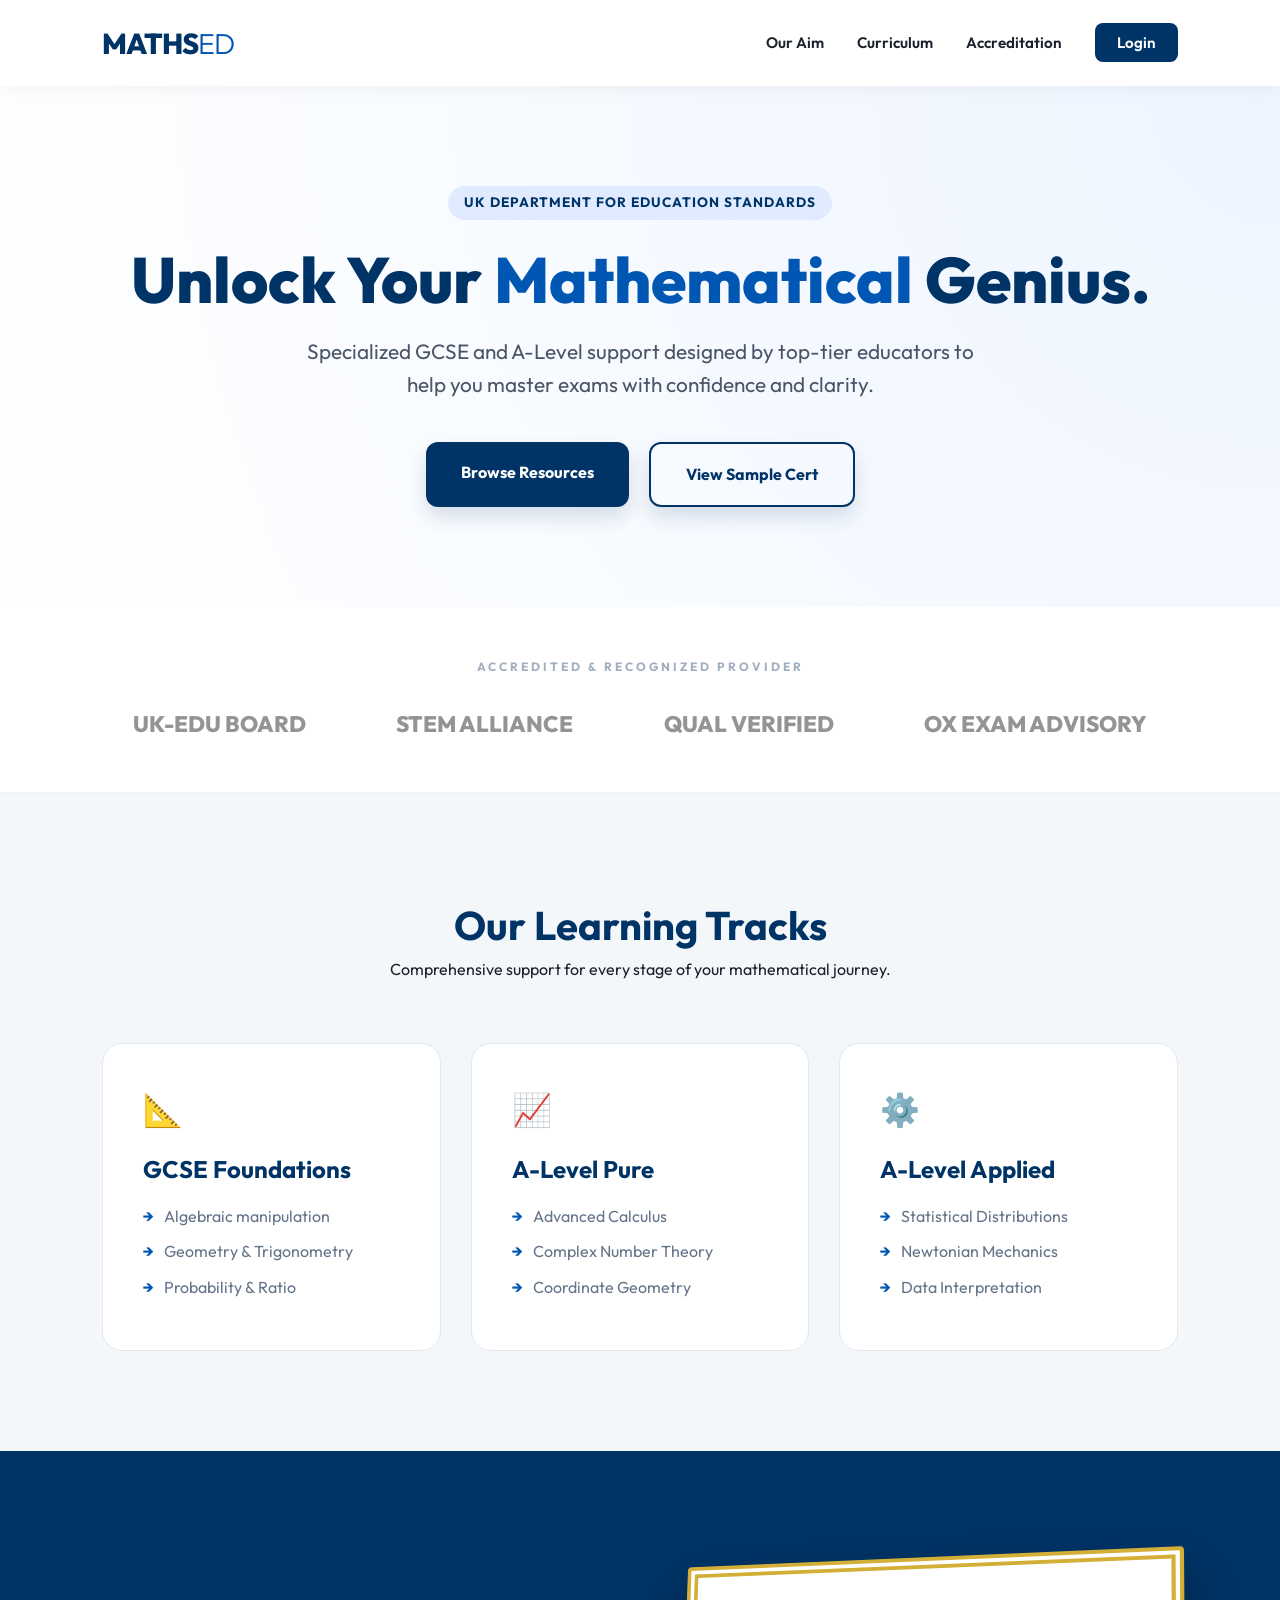
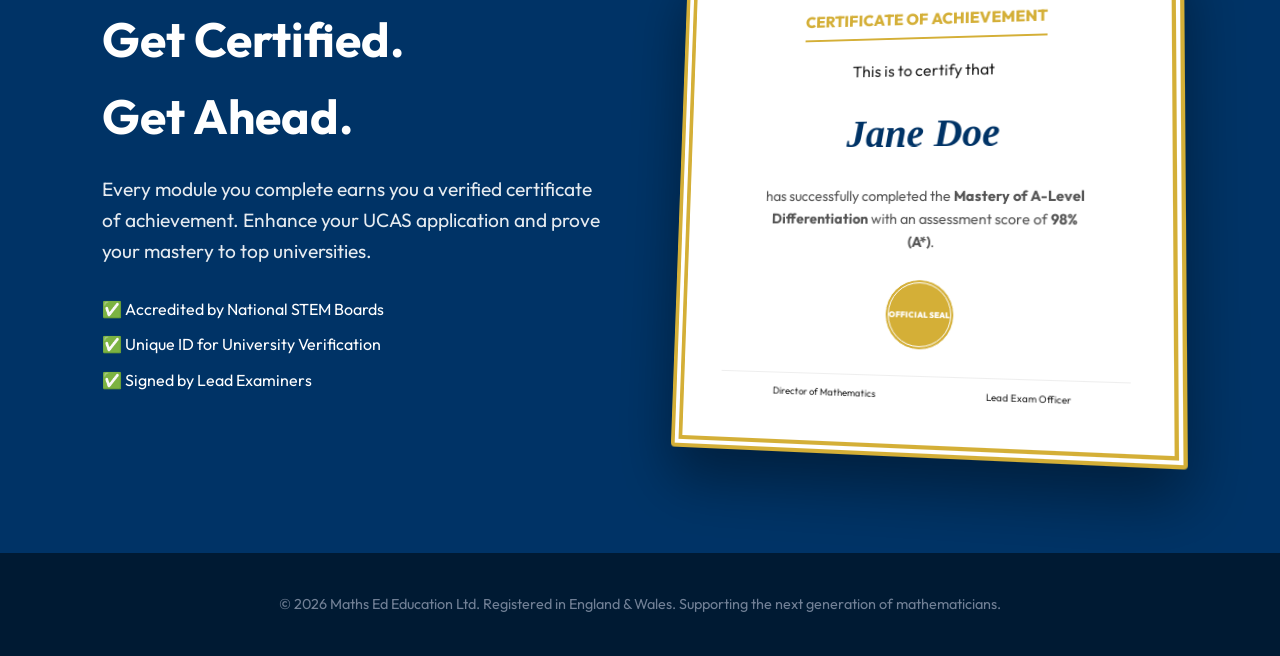
<file: index.html>
<!DOCTYPE html>
<html lang="en">
<head>
    <meta charset="UTF-8">
    <meta name="viewport" content="width=device-width, initial-scale=1.0">
    <title>Maths Ed | Accredited GCSE & A-Level Excellence</title>
    <link href="https://fonts.googleapis.com/css2?family=Outfit:wght@300;400;600;800&display=swap" rel="stylesheet">
    
    <style>
        /* --- CSS STYLES --- */
        :root {
            --primary: #003366; /* Oxford Blue */
            --accent: #0056b3;  /* Bright Blue */
            --light: #f4f7fa;   /* Off White Blue */
            --white: #ffffff;
            --text: #1a202c;
            --gold: #d4af37;
        }

        * { margin: 0; padding: 0; box-sizing: border-box; }
        body { 
            font-family: 'Outfit', sans-serif; 
            color: var(--text); 
            line-height: 1.6; 
            background: var(--white);
            scroll-behavior: smooth;
        }

        /* Navigation */
        nav {
            display: flex;
            justify-content: space-between;
            align-items: center;
            padding: 20px 8%;
            background: rgba(255, 255, 255, 0.95);
            backdrop-filter: blur(10px);
            position: sticky;
            top: 0;
            z-index: 1000;
            box-shadow: 0 2px 20px rgba(0,0,0,0.05);
        }
        .logo { font-size: 1.8rem; font-weight: 800; color: var(--primary); letter-spacing: -1px; }
        .logo span { color: var(--accent); font-weight: 300; }
        .nav-links a { text-decoration: none; color: var(--text); margin-left: 30px; font-weight: 600; font-size: 0.95rem; transition: 0.3s; }
        .nav-links a:hover { color: var(--accent); }
        .btn-portal { background: var(--primary); color: white !important; padding: 10px 22px; border-radius: 8px; }

        /* Hero Section */
        .hero {
            padding: 100px 8%;
            background: radial-gradient(circle at top right, #eef5ff, #ffffff);
            text-align: center;
        }
        .badge-top {
            display: inline-block;
            background: #e0ebff;
            color: var(--primary);
            padding: 6px 16px;
            border-radius: 50px;
            font-weight: 700;
            font-size: 0.85rem;
            margin-bottom: 25px;
            text-transform: uppercase;
            letter-spacing: 1px;
        }
        h1 { font-size: 4rem; line-height: 1.1; margin-bottom: 20px; font-weight: 800; color: var(--primary); }
        .hero p { max-width: 700px; margin: 0 auto 40px; font-size: 1.3rem; color: #4a5568; }
        .cta-btns { display: flex; justify-content: center; gap: 20px; }
        .btn-main { background: var(--primary); color: white; text-decoration: none; padding: 18px 35px; border-radius: 12px; font-weight: 700; transition: 0.3s; box-shadow: 0 10px 20px rgba(0,51,102,0.15); }
        .btn-main:hover { transform: translateY(-3px); box-shadow: 0 15px 30px rgba(0,51,102,0.25); }

        /* Trust/Accreditation Section */
        .trust-bar { padding: 50px 8%; text-align: center; background: #fff; border-bottom: 1px solid #edf2f7; }
        .trust-bar h4 { font-size: 0.75rem; color: #a0aec0; letter-spacing: 3px; margin-bottom: 30px; }
        .logos { display: flex; justify-content: space-around; flex-wrap: wrap; gap: 30px; opacity: 0.5; filter: grayscale(1); }
        .logo-item { font-weight: 800; font-size: 1.4rem; color: var(--primary); }

        /* Content Grid */
        .curriculum { padding: 100px 8%; background: var(--light); }
        .section-title { text-align: center; margin-bottom: 60px; }
        .section-title h2 { font-size: 2.5rem; color: var(--primary); }
        .grid { display: grid; grid-template-columns: repeat(auto-fit, minmax(300px, 1fr)); gap: 30px; }
        .card { 
            background: white; 
            padding: 40px; 
            border-radius: 20px; 
            border: 1px solid #e2e8f0; 
            transition: 0.4s;
        }
        .card:hover { transform: translateY(-10px); border-color: var(--accent); }
        .card h3 { color: var(--primary); margin: 15px 0; font-size: 1.5rem; }
        .card ul { list-style: none; color: #64748b; }
        .card li { margin-bottom: 10px; display: flex; align-items: center; }
        .card li::before { content: '→'; color: var(--accent); margin-right: 10px; font-weight: bold; }

        /* Certificate Section */
        .certificate-zone { 
            padding: 100px 8%; 
            background: var(--primary); 
            color: white; 
            display: grid; 
            grid-template-columns: 1fr 1fr; 
            gap: 50px; 
            align-items: center;
            overflow: hidden;
        }
        .cert-container { perspective: 1000px; }
        .certificate {
            background: white;
            color: #222;
            padding: 40px;
            border-radius: 4px;
            box-shadow: 0 30px 60px rgba(0,0,0,0.4);
            border: 12px double var(--gold);
            text-align: center;
            transform: rotateY(-10deg) rotateX(5deg);
            transition: 0.1s;
        }
        .cert-header { font-weight: 800; border-bottom: 2px solid var(--gold); display: inline-block; padding-bottom: 5px; margin-bottom: 20px; color: var(--gold); }
        .student-name { font-family: serif; font-size: 2.5rem; font-style: italic; margin: 20px 0; color: var(--primary); }
        .cert-body { font-size: 0.9rem; color: #555; max-width: 80%; margin: 0 auto; }
        .seal { width: 70px; height: 70px; background: var(--gold); border-radius: 50%; margin: 25px auto; display: flex; align-items: center; justify-content: center; font-size: 0.5rem; font-weight: 900; color: white; border: 4px double white; }

        footer { padding: 40px; text-align: center; background: #001a33; color: #718096; font-size: 0.9rem; }

        /* Mobile Responsive */
        @media (max-width: 768px) {
            h1 { font-size: 2.5rem; }
            .grid, .certificate-zone { grid-template-columns: 1fr; }
            .nav-links { display: none; }
        }
    </style>
</head>
<body>

    <nav>
        <div class="logo">MATHS<span>ED</span></div>
        <div class="nav-links">
            <a href="#about">Our Aim</a>
            <a href="#curriculum">Curriculum</a>
            <a href="#accreditation">Accreditation</a>
            <a href="#" class="btn-portal">Login</a>
        </div>
    </nav>

    <header class="hero">
        <span class="badge-top">UK Department for Education Standards</span>
        <h1>Unlock Your <span style="color:var(--accent)">Mathematical</span> Genius.</h1>
        <p>Specialized GCSE and A-Level support designed by top-tier educators to help you master exams with confidence and clarity.</p>
        <div class="cta-btns">
            <a href="#curriculum" class="btn-main">Browse Resources</a>
            <a href="#cert" class="btn-main" style="background:transparent; border: 2px solid var(--primary); color: var(--primary);">View Sample Cert</a>
        </div>
    </header>

    <section class="trust-bar" id="accreditation">
        <h4>ACCREDITED & RECOGNIZED PROVIDER</h4>
        <div class="logos">
            <div class="logo-item">UK-EDU <span>BOARD</span></div>
            <div class="logo-item">STEM <span>ALLIANCE</span></div>
            <div class="logo-item">QUAL <span>VERIFIED</span></div>
            <div class="logo-item">OX <span>EXAM ADVISORY</span></div>
        </div>
    </section>

    <section class="curriculum" id="curriculum">
        <div class="section-title">
            <h2>Our Learning Tracks</h2>
            <p>Comprehensive support for every stage of your mathematical journey.</p>
        </div>
        <div class="grid">
            <div class="card">
                <span style="font-size: 2rem;">📐</span>
                <h3>GCSE Foundations</h3>
                <ul>
                    <li>Algebraic manipulation</li>
                    <li>Geometry & Trigonometry</li>
                    <li>Probability & Ratio</li>
                </ul>
            </div>
            <div class="card">
                <span style="font-size: 2rem;">📈</span>
                <h3>A-Level Pure</h3>
                <ul>
                    <li>Advanced Calculus</li>
                    <li>Complex Number Theory</li>
                    <li>Coordinate Geometry</li>
                </ul>
            </div>
            <div class="card">
                <span style="font-size: 2rem;">⚙️</span>
                <h3>A-Level Applied</h3>
                <ul>
                    <li>Statistical Distributions</li>
                    <li>Newtonian Mechanics</li>
                    <li>Data Interpretation</li>
                </ul>
            </div>
        </div>
    </section>

    <section class="certificate-zone" id="cert">
        <div>
            <h2 style="font-size: 3rem; margin-bottom: 20px;">Get Certified. <br>Get Ahead.</h2>
            <p style="font-size: 1.2rem; opacity: 0.9; margin-bottom: 30px;">Every module you complete earns you a verified certificate of achievement. Enhance your UCAS application and prove your mastery to top universities.</p>
            <ul style="list-style: none;">
                <li style="margin-bottom: 10px;">✅ Accredited by National STEM Boards</li>
                <li style="margin-bottom: 10px;">✅ Unique ID for University Verification</li>
                <li style="margin-bottom: 10px;">✅ Signed by Lead Examiners</li>
            </ul>
        </div>
        <div class="cert-container" id="certMove">
            <div class="certificate" id="certCard">
                <div class="cert-header">CERTIFICATE OF ACHIEVEMENT</div>
                <p>This is to certify that</p>
                <h3 class="student-name">Jane Doe</h3>
                <p class="cert-body">has successfully completed the <strong>Mastery of A-Level Differentiation</strong> with an assessment score of <strong>98% (A*)</strong>.</p>
                <div class="seal">OFFICIAL SEAL</div>
                <div style="display: flex; justify-content: space-around; font-size: 0.6rem; margin-top: 20px; border-top: 1px solid #eee; padding-top: 10px;">
                    <div><span>Director of Mathematics</span></div>
                    <div><span>Lead Exam Officer</span></div>
                </div>
            </div>
        </div>
    </section>

    <footer>
        <p>&copy; 2026 Maths Ed Education Ltd. Registered in England & Wales. Supporting the next generation of mathematicians.</p>
    </footer>

    <script>
        /* --- JAVASCRIPT --- */
        
        // Parallax Effect for Certificate
        const certCard = document.getElementById('certCard');
        const certMove = document.getElementById('certMove');

        certMove.addEventListener('mousemove', (e) => {
            const rect = certMove.getBoundingClientRect();
            const x = e.clientX - rect.left;
            const y = e.clientY - rect.top;
            
            const centerX = rect.width / 2;
            const centerY = rect.height / 2;
            
            const rotateX = (y - centerY) / 10;
            const rotateY = (centerX - x) / 10;

            certCard.style.transform = `rotateX(${rotateX}deg) rotateY(${rotateY}deg) scale(1.05)`;
        });

        certMove.addEventListener('mouseleave', () => {
            certCard.style.transform = `rotateX(5deg) rotateY(-10deg) scale(1)`;
            certCard.style.transition = "transform 0.5s ease";
        });

        certMove.addEventListener('mouseenter', () => {
            certCard.style.transition = "none";
        });

        // Smooth reveal on scroll
        window.addEventListener('scroll', () => {
            const cards = document.querySelectorAll('.card');
            cards.forEach(card => {
                const cardTop = card.getBoundingClientRect().top;
                if(cardTop < window.innerHeight - 100) {
                    card.style.opacity = '1';
                    card.style.transform = 'translateY(0)';
                }
            });
        });

        // Initialize cards for animation
        document.querySelectorAll('.card').forEach(card => {
            card.style.opacity = '0';
            card.style.transform = 'translateY(30px)';
            card.style.transition = '0.6s ease-out';
        });
    </script>
</body>
</html>
</file>
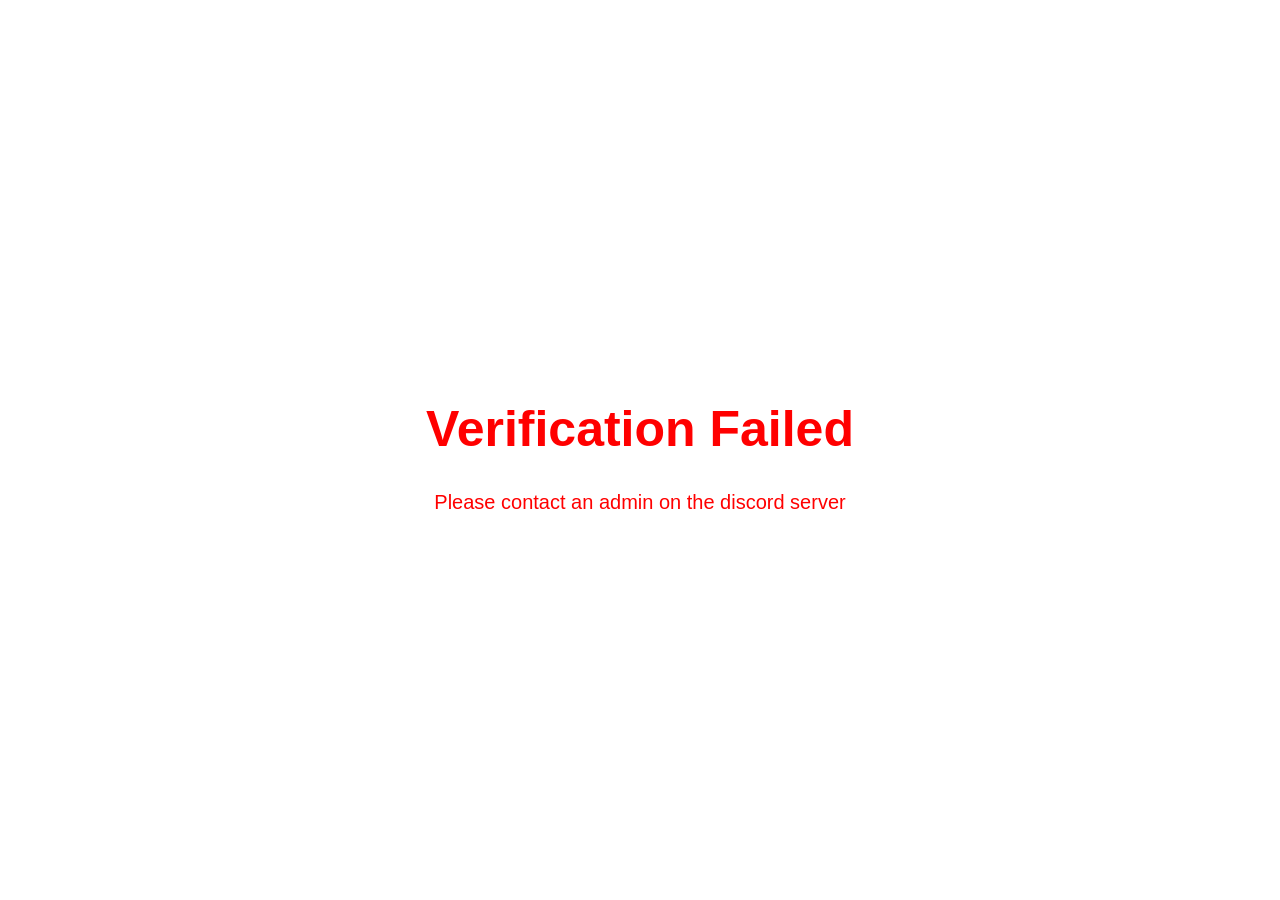
<file: help.html>
<!DOCTYPE html>
<html lang="en">
<head>
    <meta charset="UTF-8">
    <meta http-equiv="X-UA-Compatible" content="IE=edge">
    <meta name="viewport" content="width=device-width, initial-scale=1.0">
    <title>Verification Failed</title>
    <style>
        body {
            display: grid;
            place-items: center;
            min-height: 100vh;
            background-color: #fff;
            margin: 0;
            font-family: 'Arial', sans-serif;
        }
        .message {
            text-align: center;
        }
        .message h1 {
            color: red;
            font-size: 50px;
        }
        .message p {
            color: red;
            font-size: 20px;
        }
    </style>
</head>
<body>
    <div class="message">
        <h1>Verification Failed</h1>
        <p>Please contact an admin on the discord server</p>
    </div>
</body>
</html>
</file>
